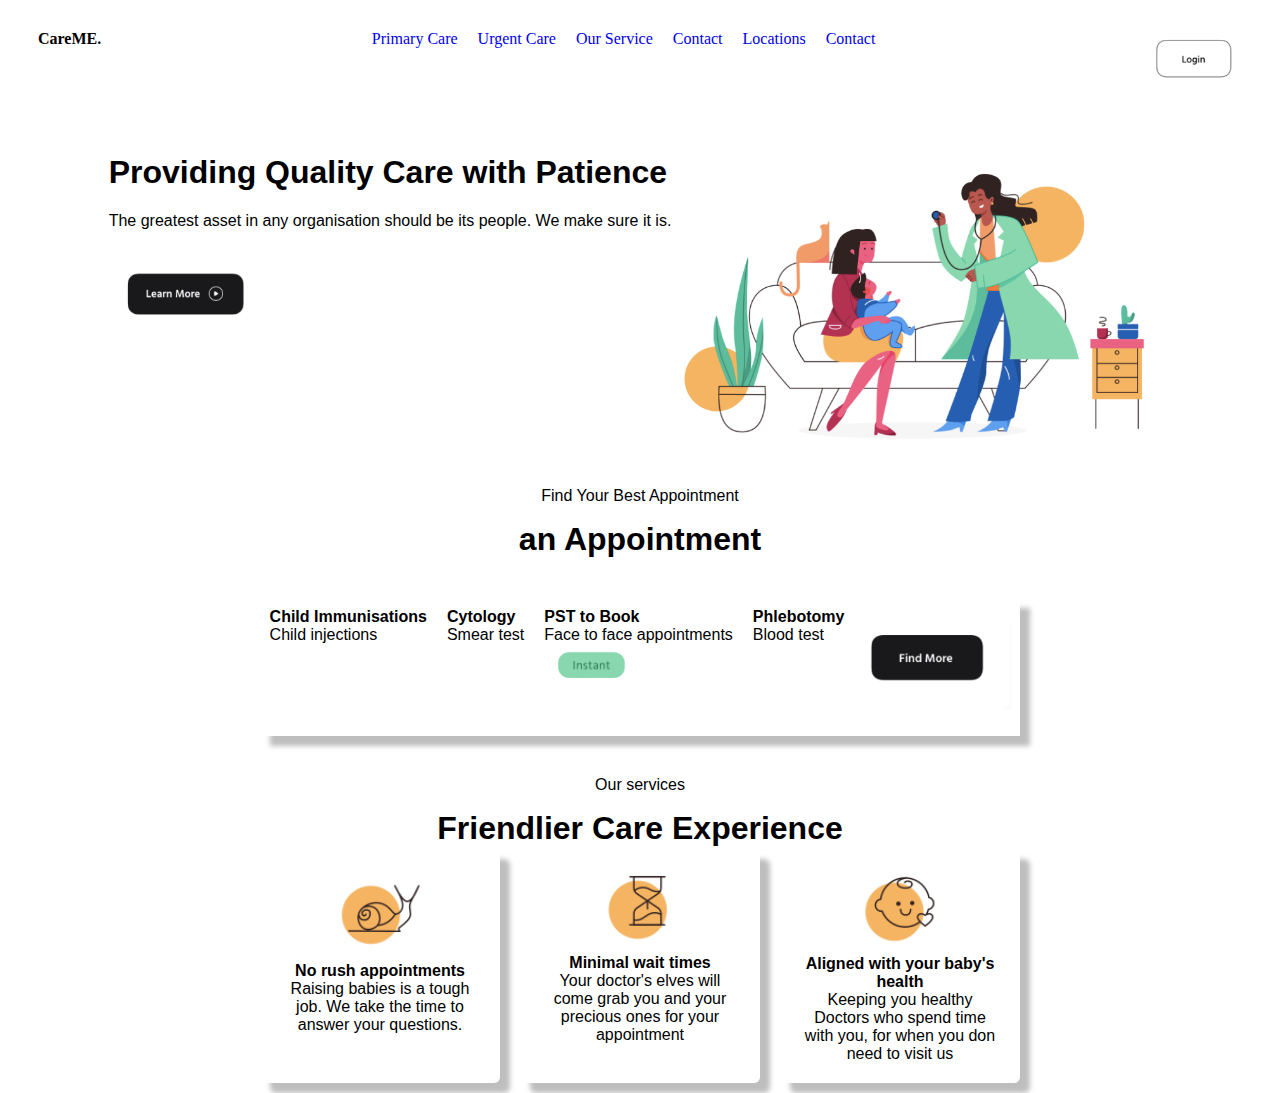
<file: index.html>
<!DOCTYPE html>
<html>
    <head>
        <title>Template</title>
        <style>
            .header {
                display: flex;
                justify-content: space-between;
                padding:10px;
                margin:20px;
                /* background:red */
            }
            .font{
                font-family: sans-serif;
            }
            nav{
                display: inline-block;
            }
            a:link{
                margin: 8px;
                text-decoration: none;
            }
            a:visited{
                color:black;
                
            }
            /* div {
                position: relative;
                
            } */
            .big{
                font-size: 32px;
                margin:0px;
            }
            .banner {
               display: flex;
               justify-content: center;
               /* flex-direction: row; */
               padding:10px;
               margin: 20px;
               /* background: blue; */
           }
           .fyba{
               text-align: center;
               /* background:orange; */
               margin: 20px;
           }
           .apptcell{
               display: flex;
               justify-content: space-evenly;
               background: rgb(255, 255, 255);
               padding: 20px 10px;
               margin: 20px;
               
           }
           .apptcell div {
               justify-content: flex-start;
               display: flex;
               background: rgb(255, 255, 255);
               height: 138px;
               box-shadow: 10px 10px 5px rgb(190, 190, 190);

           }
           /* .apptcell > div {
                flex-direction: row;
                justify-content: flex-start;
                background: orange;
                margin:10px;
                padding:40px;
                font-size: 20px; */
           /* } */
            .appt {
                /* flex-direction: column; */
                background: rgb(255, 255, 255);
                margin: 0px;
                padding: 10px;
                
                
           }
           .appt:hover {
                background-color: orange;
                /* padding-top: 19px;
                margin: 10px; */
                position: relative;
                /* top:1px; */
           }
           .card {
                padding:20px;
                border-radius: 6px;
                background:white;            
                box-shadow: 10px 10px 5px rgb(190, 190, 190);
                margin:2px 10px;
                min-width:100px;
                max-width:200px;
                /* flex-basis: 100%; */
           }
           .ouservice{
               text-align: center;
               /* background: yellow; */
           }
           .services {
                text-align: center;
                display: flex;
                justify-content: center;
                background: rgb(255, 255, 255);
                /* margin: 20px; */
                /* padding: 0; */
            }
        </style>
    </head>
    <body> 
        <div class="header">
            <label><strong>CareME.</strong></label>
            <nav>
                    <a href="#">Primary Care </a>
                    <a href="#">Urgent Care </a>
                    <a href="#">Our Service </a>
                    <a href="#">Contact </a>
                    <a href="#">Locations </a>
                    <a href="#">Contact </a>  
            </nav>
            <!-- <a href="#"><img src="/Users/TK/Desktop/Screen Shot 2020-06-18 at 2.33.05 PM.png" width=80/></a> -->
            <a href="#"><img src="Screen Shot 2020-06-18 at 2.33.05 PM.png" width=80/></a>
        </div>
        <div class="font">
            <div class="banner">
                <div>
                    <h1>Providing Quality Care with Patience</h1>
                    <p>The greatest asset in any organisation should be its people. We make sure it is. </p>
                    <!-- <a href="#"><img src="/Users/TK/Desktop/Screen Shot 2020-06-18 at 2.29.38 PM.png" width=150/></a> -->
                    <a href="#"><img src="Screen Shot 2020-06-18 at 2.29.38 PM.png" width=150/></a>
                </div>
                <!-- <img src="/Users/TK/Desktop/temphoto.png" width=500/> -->
                <img src="temphoto.png" width=500/>
            </div>
            <div>
                <div class="fyba">
                        <p>Find Your Best Appointment</p>
                        <p class="big"><strong>an Appointment</strong></p>
                </div>
                <div class="apptcell">
                    <div>
                        <p class="appt"><strong>Child Immunisations</strong> <br>Child injections </p>
                        <p class="appt"><strong>Cytology</strong> <br>Smear test </p>
                        <!-- <p class="appt"><strong>PST to Book</strong><br>Face to face appointments <br><a href="#"><img src="/Users/TK/Desktop/Screen Shot 2020-06-18 at 1.53.24 PM.png"/></a></p> -->
                        <p class="appt"><strong>PST to Book</strong><br>Face to face appointments <br><a href="#"><img src="Screen_Shot_2020-06-18_at_1.53.24_PM.png"/></a></p>
                        <p class="appt"><strong>Phlebotomy </strong><br>Blood test </p>
                        <!-- <a href="#"><img src="/Users/TK/Desktop/Screen Shot 2020-06-18 at 1.52.10 PM.png" width="150"/></a> -->
                        <a href="#"><img src="Screen Shot 2020-06-18 at 1.52.10 PM.png" width="150"/></a>
                    </div>
                    
                </div>
                
            </div>
            <div class="ouservice">
                <p>Our services</p>
                <p class="big"><strong>Friendlier Care Experience</strong></p>
            </div>
            <div class="services">
                <!-- <p class="card"><img src="/Users/TK/Desktop/Screen Shot 2020-06-18 at 1.50.23 PM.png"><br><strong>No rush appointments</strong><br>Raising babies is a tough job. We take the time to answer your questions.</p>
                <p class="card"><img src="/Users/TK/Desktop/Screen Shot 2020-06-18 at 1.50.35 PM.png"><br><strong>Minimal wait times</strong><br>Your doctor's elves will come grab you and your precious ones for your appointment</p>
                <p class="card"><img src="/Users/TK/Desktop/Screen Shot 2020-06-18 at 1.51.38 PM.png"><br><strong>Aligned with your baby's health</strong><br>Keeping you healthy Doctors who spend time with you, for when you don need to visit us</p> -->
                <p class="card"><img src="Screen Shot 2020-06-18 at 1.50.23 PM.png"><br><strong>No rush appointments</strong><br>Raising babies is a tough job. We take the time to answer your questions.</p>
                <p class="card"><img src="Screen Shot 2020-06-18 at 1.50.35 PM.png"><br><strong>Minimal wait times</strong><br>Your doctor's elves will come grab you and your precious ones for your appointment</p>
                <p class="card"><img src="Screen Shot 2020-06-18 at 1.51.38 PM.png"><br><strong>Aligned with your baby's health</strong><br>Keeping you healthy Doctors who spend time with you, for when you don need to visit us</p>
            </div>
        </div>
        </div>
    </body>
</html>
</file>
